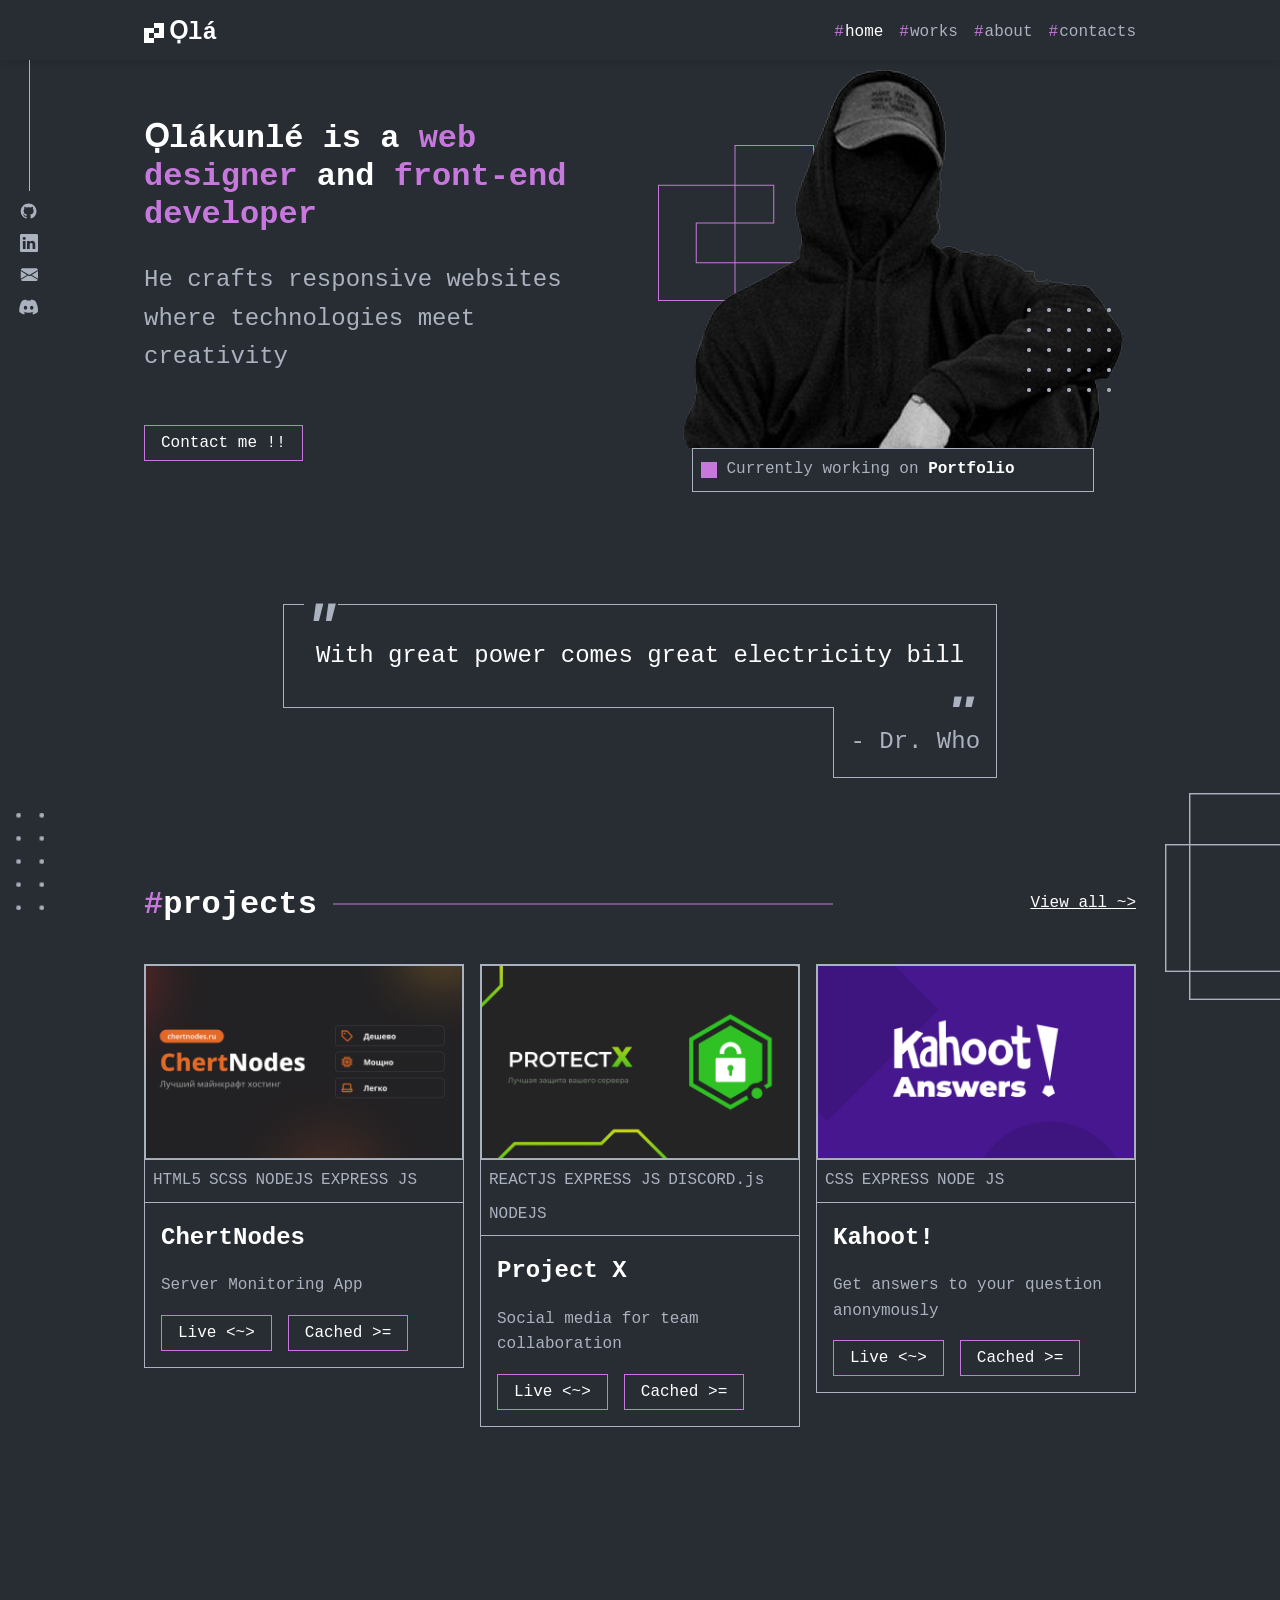
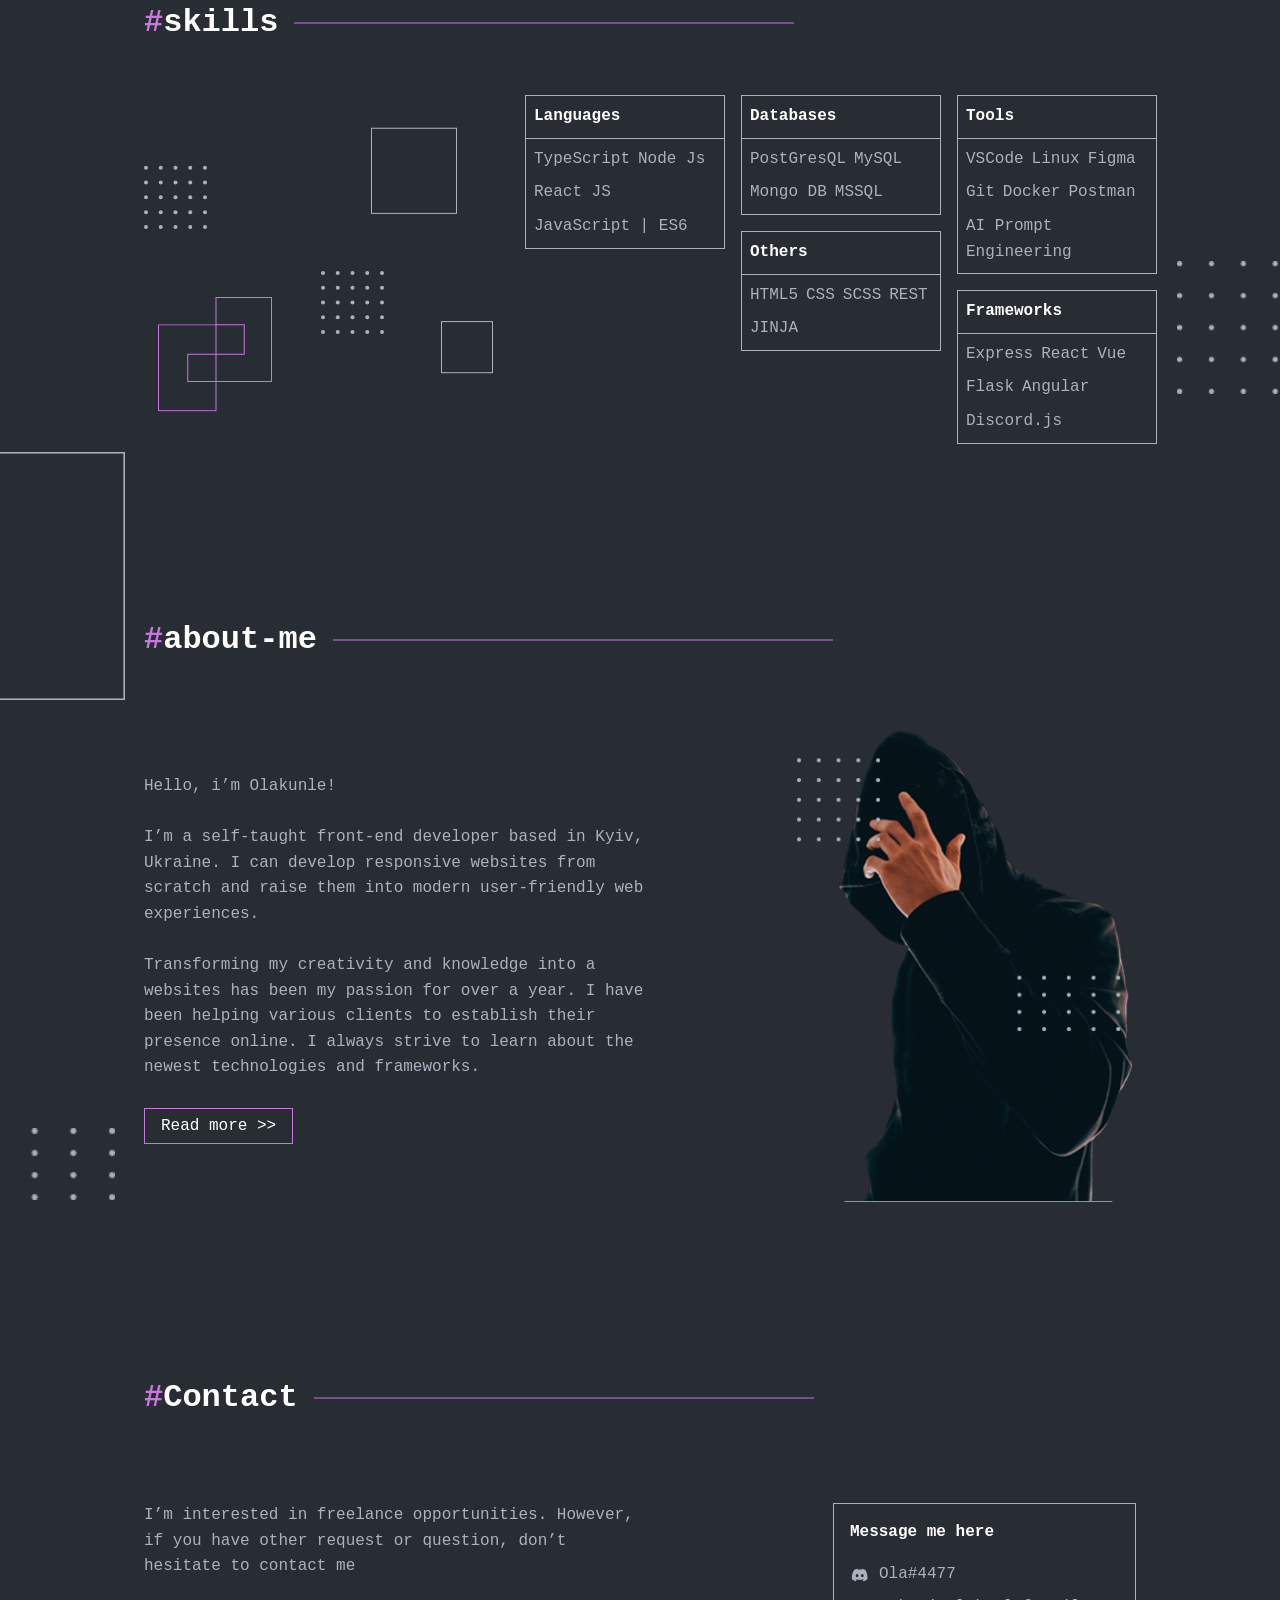
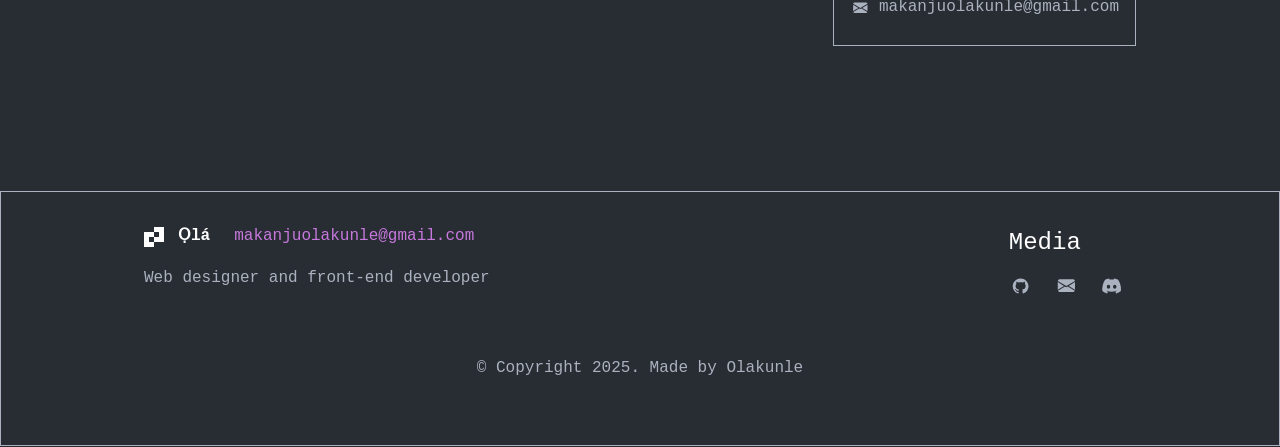
<file: index.html>
<!DOCTYPE html>
<html lang="en">
<head>
    <meta charset="UTF-8">
    <meta name="viewport" content="width=device-width, initial-scale=1.0">
    <meta name="description" content="Ọlá - Web designer and front-end developer portfolio">
    <title>Portfolio - Ọlá</title>
    <link rel="stylesheet" href="global.css" />
    <link rel="stylesheet" href="theme.css" />
    <link rel="stylesheet" href="style.css" />
</head>
<body>
    <header>
        <nav class="navbar">
            <div class="logo-wrapper">
                <img src="assets/logo.svg" alt="website-logo" class="logo-img"/>
                <h1 class="logo">Ọlá</h1>
            </div>
            <ul class="nav-list" role="navigation" aria-label="Main navigation">
                <li class="nav-item"><a href="index.html" class="nav-link" aria-current="page">home</a></li>
                <li class="nav-item"><a href="works.html" class="nav-link">works</a></li>
                <li class="nav-item"><a href="about.html" class="nav-link">about</a></li>
                <li class="nav-item"><a href="contacts.html" class="nav-link">contacts</a></li>
            </ul>
        </nav>
    </header>

    <aside class="social-links" aria-label="Social media links">
        <div class="social-links-line" aria-hidden="true"></div>
        <ul>
            <li><a href="https://github.com/Macrichie" target="_blank" rel="noopener noreferrer" aria-label="Visit GitHub profile"><img src="assets/Github.svg" alt="Github icon" /></a></li>
            <li><a href="https://linkedin.com" target="_blank" rel="noopener noreferrer" aria-label="Visit LinkedIn profile"><img src="assets/Linkedin.svg" alt="LinkedIn icon" /></a></li>
            <li><a href="mailto:makanjuolakunle@gmail.com" aria-label="Send email"><img src="assets/Email.svg" alt="Email icon" /></a></li>
            <li><a href="https://discord.com" target="_blank" rel="noopener noreferrer" aria-label="Visit Discord profile"><img src="assets/Discord.svg" alt="Discord icon" /></a></li>
        </ul>
    </aside>

    <img src="assets/home1.png" alt="dots" class="front-image">
    <img src="assets/home2.png" alt="dots" class="front-image2">
    <img src="assets/home3.png" alt="dots" class="front-image3">
    <img src="assets/home4.png" alt="dots" class="front-image4">
    <img src="assets/home5.png" alt="dots" class="front-image5">
    <img src="assets/home6.png" alt="dots" class="front-image6">
    <main>
        <div class="main-container">
            <section class="hero">
                <div class="hero-content">
                    <h2>Ọlákunlé is a <span>web designer</span> and <span>front-end developer</span></h2>
                    <p>He crafts responsive websites where technologies meet creativity</p>
                    <a href="contacts.html"><button class="contact-button">Contact me !!</button></a>
                </div>
                <div class="hero-image">
                    <img src="assets/person.png" alt="photo of an anonymous web developer" />
                    <div class="portfolio-note-wrapper">
                        <div class="purple-square"></div>
                        <p class="portfolio-note">Currently working on <span>Portfolio</span></p>
                    </div>
                </div>
            </section>
            <section class="quote" aria-label="Quote">
                <blockquote cite="https://example.com">With great power comes great electricity bill</blockquote>
                <figcaption>- Dr. Who</figcaption>
            </section>
            <section class="projects">
                <div class="section-header">
                    <h2>projects</h2>
                    <a href="works.html" class="projects-link">View all ~></a>
                </div>
                <div class="project-cards">
                    <div class="project-card">
                        <img src="assets/pro2.png" alt="image of project" />
                        <ul>
                            <li>HTML5</li>
                            <li>SCSS</li>
                            <li>NODEJS</li>
                            <li>EXPRESS JS</li>
                        </ul>
                        <div class="project-info">
                            <h3>ChertNodes</h3>
                            <p>Server Monitoring App</p>
                            <div class="project-links">
                                <button><a href="#" target="_blank" rel="noopener noreferrer">Live <~> </a></button>
                                <button><a href="#" target="_blank" rel="noopener noreferrer">Cached >= </a></button>
                            </div>
                        </div>
                    </div>
                    <div class="project-card">
                        <img src="assets/pro3.png" alt="image of project" />
                        <ul>
                            <li>REACTJS</li>
                            <li>EXPRESS JS</li>
                            <li>DISCORD.js</li>
                            <li>NODEJS</li>
                        </ul>
                        <div class="project-info">
                            <h3>Project X</h3>
                            <p>Social media for team collaboration</p>
                            <div class="project-links">
                                <button><a href="#" target="_blank" rel="noopener noreferrer">Live <~> </a></button>
                                <button><a href="#" target="_blank" rel="noopener noreferrer">Cached >= </a></button>
                            </div>
                        </div>
                    </div>
                    <div class="project-card">
                        <img src="assets/pro1.png" alt="image of project" />
                        <ul>
                            <li>CSS</li>
                            <li>EXPRESS</li>
                            <li>NODE JS</li>
                        </ul>
                        <div class="project-info">
                            <h3>Kahoot!</h3>
                            <p>Get answers to your question anonymously</p>
                            <div class="project-links">
                                <button><a href="#" target="_blank" rel="noopener noreferrer">Live <~> </a></button>
                                <button><a href="#" target="_blank" rel="noopener noreferrer">Cached >= </a></button>
                            </div>
                        </div>
                    </div>
                </div>
            </section>
            <section class="skills">
                <div class="section-header">
                    <h2>skills</h2>
                </div>
                <div class="skills-content">
                    <img src="assets/skills.svg" alt="Illustration image of skills" />
                    <div class="skills-cards">
                        <div class="skill-group">
                            <div class="skill-category">
                                <h4>Languages</h4>
                                <ul>
                                    <li>TypeScript</li>
                                    <li>Node Js</li>
                                    <li>React JS</li>
                                    <li>JavaScript | ES6</li>
                                </ul>
                            </div>
                        </div>
                        <div class="skill-group">
                            <div class="skill-category">
                                <h4>Databases</h4>
                                <ul>
                                    <li>PostGresQL</li>
                                    <li>MySQL</li>
                                    <li>Mongo DB</li>
                                    <li>MSSQL</li>
                                </ul>
                            </div>
                            <div class="skill-category">
                                <h4>Others</h4>
                                <ul>
                                    <li>HTML5</li>
                                    <li>CSS</li>
                                    <li>SCSS</li>
                                    <li>REST</li>
                                    <li>JINJA</li>
                                </ul>
                            </div>
                        </div>
                        <div class="skill-group">
                            <div class="skill-category">
                                <h4>Tools</h4>
                                <ul>
                                    <li>VSCode</li>
                                    <li>Linux</li>
                                    <li>Figma</li>
                                    <li>Git</li>
                                    <li>Docker</li>
                                    <li>Postman</li>
                                    <li>AI Prompt Engineering</li>
                                </ul>
                            </div>
                            <div class="skill-category">
                                <h4>Frameworks</h4>
                                <ul>
                                    <li>Express</li>
                                    <li>React</li>
                                    <li>Vue</li>
                                    <li>Flask</li>
                                    <li>Angular</li>
                                    <li>Discord.js</li>
                                </ul>
                            </div>
                        </div>
                    </div>
                </div>
            </section>
            <section class="about">
                <div class="section-header">
                    <h2>about-me</h2>
                </div>
                <div class="about-content">
                    <div class="about-text">
                        <p>Hello, i’m Olakunle!
                        <br><br>
                        I’m a self-taught front-end developer based in Kyiv, Ukraine. I can develop responsive websites from scratch and raise them into modern user-friendly web experiences. 
                        <br><br>
                        Transforming my creativity and knowledge into a websites has been my passion for over a year. I have been helping various clients to establish their presence online. I always strive to learn about the newest technologies and frameworks.
                        </p>
                        <a href="about.html"><button>Read more >> </button></a>
                    </div>
                    <img src="assets/about.png" alt="dev image" />
                </div>
            </section>
            <section class="contacts">
                <div class="section-header">
                    <h2>Contact</h2>
                </div> 
                <div class="contact-content">
                    <p>I’m interested in freelance opportunities. However, if you have other request or question, don’t hesitate to contact me</p>
                    <div class="contacts-card">
                        <h4>Message me here</h4>
                        <div class="contact">
                            <img src="assets/Discord.svg" alt="discord icon" />
                            <span>Ola#4477</span>
                        </div>
                        <div class="contact">
                            <img src="assets/Email.svg" alt="email icon" />
                            <span>makanjuolakunle@gmail.com</span>
                        </div>
                    </div>
                </div>               
            </section>
        </div>
    </main>
    <footer>
        <div class="footer-container">
            <div class="footer-content">
                <div class="footer-info">
                    <div class="footer-logo-wrapper">
                        <div class="footer-logo">
                            <img src="assets/logo.svg" alt="site logo" class="logo-img" />
                            <h4>Ọlá</h4>
                        </div>
                        <a href="mailto:makanjuolakunle@gmail.com">makanjuolakunle@gmail.com</a>
                    </div>
                    <p>Web designer and front-end developer</p>
                </div>
                <div class="footer-media">
                    <h3>Media</h3>
                    <a href="https://github.com/Macrichie"><img src="assets/Github.svg" alt="github image" /></a>
                    <a href="mailto:makanjuolakunle@gmail.com"><img src="assets/Email.svg" alt="email image" /></a>
                    <a href="https://discord.com/Ola#4477"><img src="assets/Discord.svg" alt="discord image" /></a>
                </div>
            </div>
            <p class="copyright">© Copyright 2025. Made by Olakunle</p>
        </div>
    </footer>
</body>
</html>
</file>
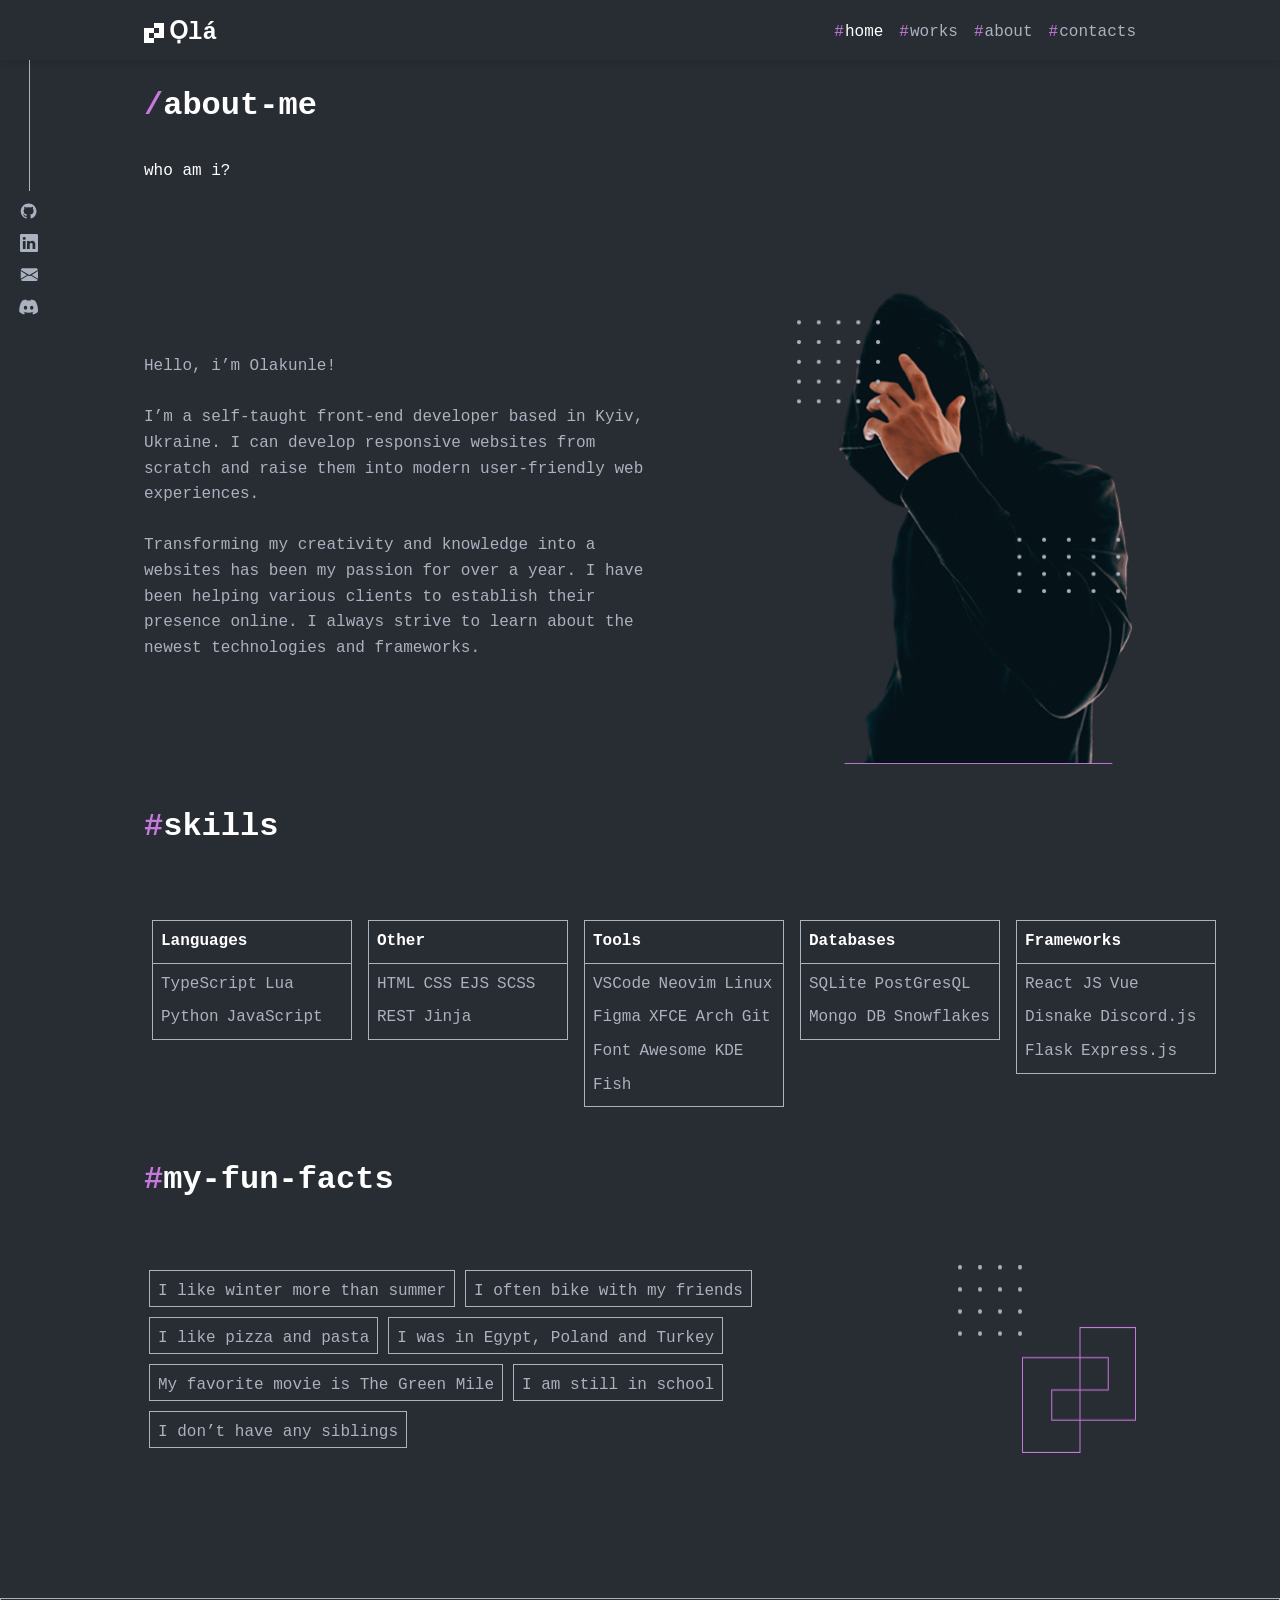
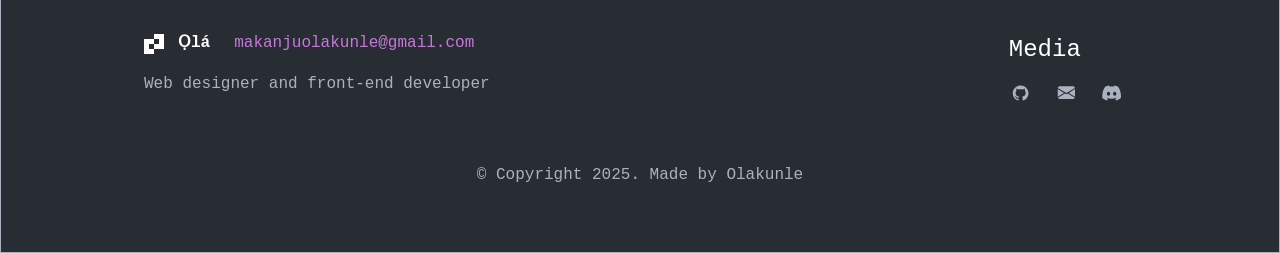
<file: about.html>
<!DOCTYPE html>
<html lang="en">
<head>
    <meta charset="UTF-8">
    <meta name="viewport" content="width=device-width, initial-scale=1.0">
    <title>My Projects</title>
    <link rel="stylesheet" href="global.css" />
    <link rel="stylesheet" href="theme.css" />
    <link rel="stylesheet" href="style.css" />
</head>
<body>
    <header>
        <nav class="navbar">
            <div class="logo-wrapper">
                <img src="assets/logo.svg" alt="website-logo" class="logo-img"/>
                <h1 class="logo">Ọlá</h1>
            </div>
            <ul class="nav-list">
                <li class="nav-item"><a href="index.html" class="nav-link">home</a></li>
                <li class="nav-item"><a href="works.html" class="nav-link">works</a></li>
                <li class="nav-item"><a href="about.html" class="nav-link">about</a></li>
                <li class="nav-item"><a href="contacts.html" class="nav-link">contacts</a></li>
            </ul>
        </nav>
    </header>
    <div class="social-links">
        <div class="social-links-line"></div>
        <ul>
            <li><a href="#"><img src="assets/Github.svg" alt="Github icon" /></a></li>
            <li><a href="#"><img src="assets/Linkedin.svg" alt="Github icon" /></a></li>
            <li><a href="#"><img src="assets/Email.svg" alt="Github icon" /></a></li>
            <li><a href="#"><img src="assets/Discord.svg" alt="Discord icon" /></a></li>
        </ul>
    </div>
    <main>
        <div class="about-main-container">
            <section class="projects">
                <div class="works">
                    <h2>about-me</h2>
                    <p>who am i?</p>
                </div>
            </section>
            <section class="about">
                <div class="about-content">
                    <div class="about-text">
                        <p>Hello, i’m Olakunle!
                        <br><br>
                        I’m a self-taught front-end developer based in Kyiv, Ukraine. I can develop responsive websites from scratch and raise them into modern user-friendly web experiences. 
                        <br><br>
                        Transforming my creativity and knowledge into a websites has been my passion for over a year. I have been helping various clients to establish their presence online. I always strive to learn about the newest technologies and frameworks.
                        </p>
                    </div>
                    <img src="assets/about.png" alt="dev image" />
                </div>
            </section>
            <section class="skills">
                <div class="completed-projects-header">
                    <h2>skills</h2>
                </div>
                <div class="about-skills-content">
                    <div class="about-skills-cards">
                        <div class="skill-group">
                            <div class="about-skill-category">
                                <h4>Languages</h4>
                                <ul>
                                    <li>TypeScript</li>
                                    <li>Lua</li>
                                    <li>Python</li>
                                    <li>JavaScript</li>
                                </ul>
                            </div>
                        </div>
                        <div class="skill-group">
                            <div class="about-skill-category">
                                <h4>Other</h4>
                                <ul>
                                    <li>HTML</li>
                                    <li>CSS</li>
                                    <li>EJS</li>
                                    <li>SCSS</li>
                                    <li>REST</li>
                                    <li>Jinja</li>
                                </ul>
                            </div>
                        </div>
                        <div class="skill-group">
                            <div class="about-skill-category">
                                <h4>Tools</h4>
                                <ul>
                                    <li>VSCode</li>
                                    <li>Neovim</li>
                                    <li>Linux</li>
                                    <li>Figma</li>
                                    <li>XFCE</li>
                                    <li>Arch</li>
                                    <li>Git</li>
                                    <li>Font</li>
                                    <li>Awesome</li>
                                    <li>KDE</li>
                                    <li>Fish</li>
                                </ul>
                            </div>
                        </div>
                        <div class="skill-group">
                            <div class="about-skill-category">
                                <h4>Databases</h4>
                                <ul>
                                    <li>SQLite</li>
                                    <li>PostGresQL</li>
                                    <li>Mongo DB</li>
                                    <li>Snowflakes</li>
                                </ul>
                            </div>
                        </div>
                        <div class="skill-group">
                            <div class="about-skill-category">
                                <h4>Frameworks</h4>
                                <ul>
                                    <li>React JS</li>
                                    <li>Vue</li>
                                    <li>Disnake</li>
                                    <li>Discord.js</li>
                                    <li>Flask</li>
                                    <li>Express.js</li>
                                </ul>
                            </div>
                        </div>
                    </div>
                </div>
                <div class="completed-projects-header">
                    <h2>my-fun-facts</h2>
                </div>
                <div class="about-funfacts-section">
                    <div class="about-funfacts-cards">
                        <div class="about-fun-facts">
                            <p>I like winter more than summer</p>
                        </div>
                        <div class="about-fun-facts">
                            <p>I often bike with my friends</p>
                        </div>
                        <div class="about-fun-facts">
                            <p>I like pizza and pasta</p>
                        </div>
                        <div class="about-fun-facts">
                            <p>I was in Egypt, Poland and Turkey</p>
                        </div>
                        <div class="about-fun-facts">
                            <p>My favorite movie is The Green Mile</p>
                        </div>
                        <div class="about-fun-facts">
                            <p>I am still in school</p>
                        </div>
                        <div class="about-fun-facts">
                            <p>I don’t have any siblings</p>
                        </div>
                    </div>
                    <img src="assets/fun-facts.png" alt="square image" >
                </div>
            </section>
        </div>
    </main>
    <footer>
        <div class="footer-container">
            <div class="footer-content">
                <div class="footer-info">
                    <div class="footer-logo-wrapper">
                        <div class="footer-logo">
                            <img src="assets/logo.svg" alt="site logo" class="logo-img" />
                            <h4>Ọlá</h4>
                        </div>
                        <a href="mailto:makanjuolakunle@gmail.com">makanjuolakunle@gmail.com</a>
                    </div>
                    <p>Web designer and front-end developer</p>
                </div>
                <div class="footer-media">
                    <h3>Media</h3>
                    <a href="https://github.com/Macrichie"><img src="assets/Github.svg" alt="github image" /></a>
                    <a href="mailto:makanjuolakunle@gmail.com"><img src="assets/Email.svg" alt="email image" /></a>
                    <a href="https://discord.com/Ola#4477"><img src="assets/Discord.svg" alt="discord image" /></a>
                </div>
            </div>
            <p class="copyright">© Copyright 2025. Made by Olakunle</p>
        </div>
    </footer>
</body>
</html>
</file>
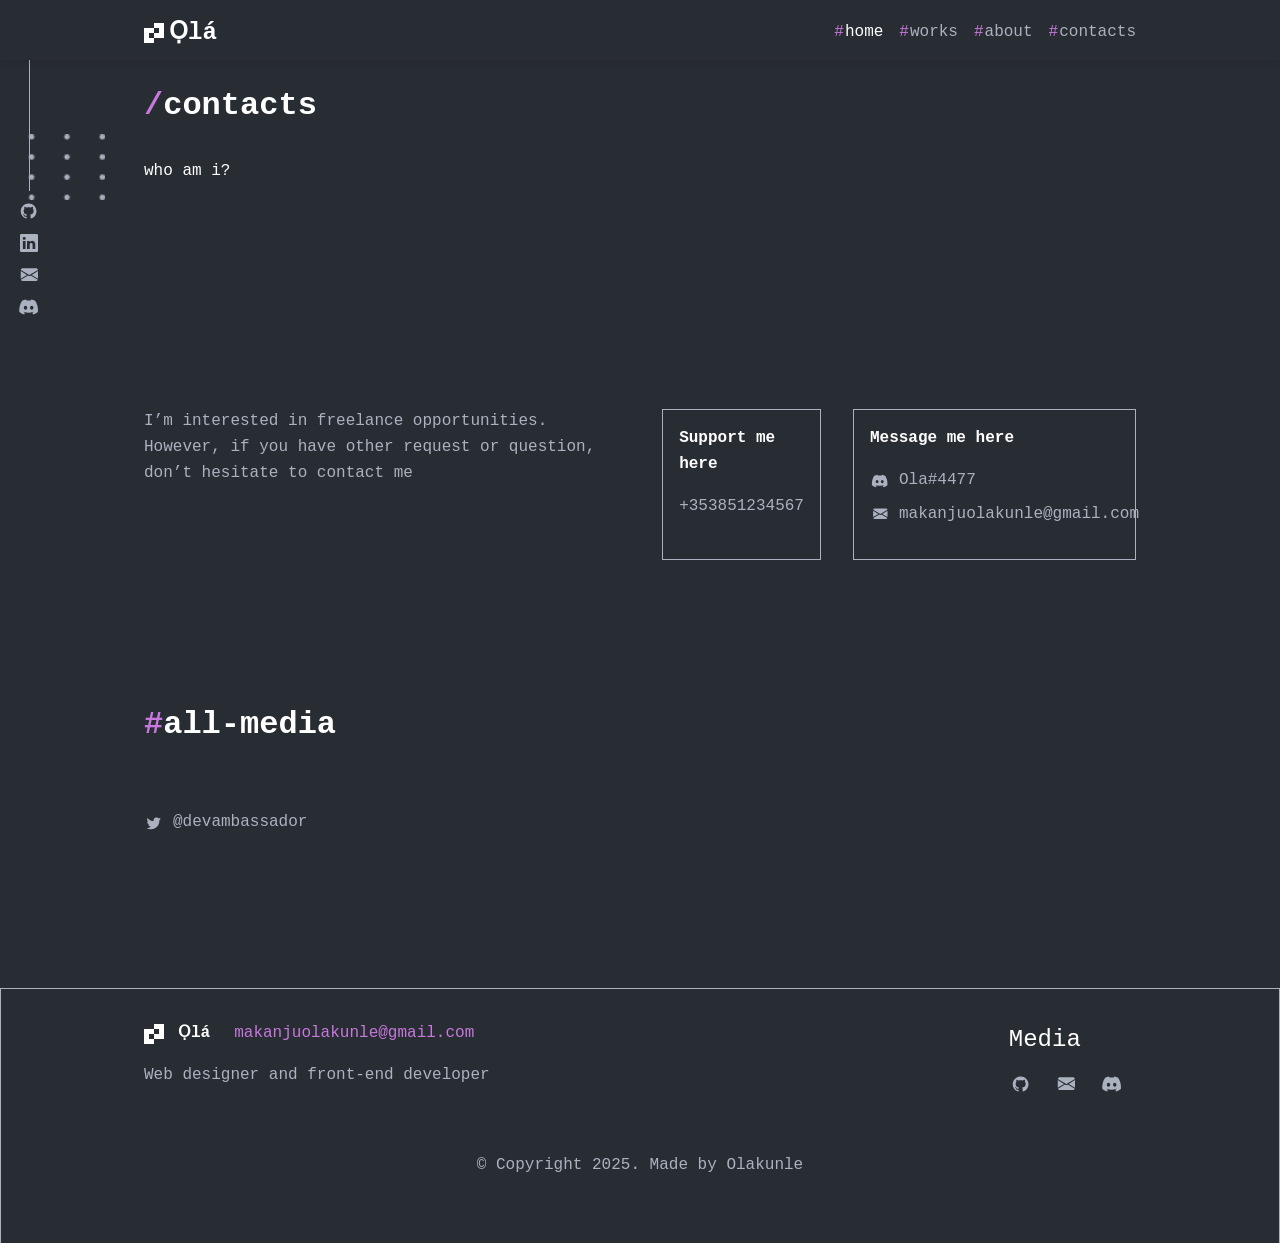
<file: contacts.html>
<!DOCTYPE html>
<html lang="en">
<head>
    <meta charset="UTF-8">
    <meta name="viewport" content="width=device-width, initial-scale=1.0">
    <title>My Projects</title>
    <link rel="stylesheet" href="global.css" />
    <link rel="stylesheet" href="theme.css" />
    <link rel="stylesheet" href="style.css" />
</head>
<body>
    <header>
        <nav class="navbar">
            <div class="logo-wrapper">
                <img src="assets/logo.svg" alt="website-logo" class="logo-img"/>
                <h1 class="logo">Ọlá</h1>
            </div>
            <ul class="nav-list">
                <li class="nav-item"><a href="index.html" class="nav-link">home</a></li>
                <li class="nav-item"><a href="works.html" class="nav-link">works</a></li>
                <li class="nav-item"><a href="about.html" class="nav-link">about</a></li>
                <li class="nav-item"><a href="contacts.html" class="nav-link">contacts</a></li>
            </ul>
        </nav>
    </header>
    <div class="social-links">
        <div class="social-links-line"></div>
        <ul>
            <li><a href="#"><img src="assets/Github.svg" alt="Github icon" /></a></li>
            <li><a href="#"><img src="assets/Linkedin.svg" alt="Github icon" /></a></li>
            <li><a href="#"><img src="assets/Email.svg" alt="Github icon" /></a></li>
            <li><a href="#"><img src="assets/Discord.svg" alt="Discord icon" /></a></li>
        </ul>
    </div>
    <img src="assets/home3.png" alt="dots" class="front-contacts-image3">
    <main>
        <div class="main-container">
            <section class="projects">
                <div class="works">
                    <h2>contacts</h2>
                    <p>who am i?</p>
                </div>
            </section>
            <section class="about">
                <div class="contact-content">
                    <p>I’m interested in freelance opportunities. However, if you have other request or question, don’t hesitate to contact me</p>
                    <div class="contacts-card">
                        <h4>Support me here</h4>
                        <div class="contact">
                            <p>+353851234567</p>
                        </div>
                    </div>
                    <div class="contacts-card">
                        <h4>Message me here</h4>
                        <div class="contact">
                            <img src="assets/Discord.svg" alt="discord icon" />
                            <span>Ola#4477</span>
                        </div>
                        <div class="contact">
                            <img src="assets/Email.svg" alt="email icon" />
                            <span>makanjuolakunle@gmail.com</span>
                        </div>
                    </div>
                </div>
            </section>
            <section class="skills">
                <div class="completed-projects-header">
                    <h2>all-media</h2>
                </div>
                <div class="contact">
                    <img src="assets/Twitter.svg" alt="twitter icon" />
                    <span>@devambassador</span>
                </div>
            </section>
        </div>
    </main>
    <footer>
        <div class="footer-container">
            <div class="footer-content">
                <div class="footer-info">
                    <div class="footer-logo-wrapper">
                        <div class="footer-logo">
                            <img src="assets/logo.svg" alt="site logo" class="logo-img" />
                            <h4>Ọlá</h4>
                        </div>
                        <a href="mailto:makanjuolakunle@gmail.com">makanjuolakunle@gmail.com</a>
                    </div>
                    <p>Web designer and front-end developer</p>
                </div>
                <div class="footer-media">
                    <h3>Media</h3>
                    <a href="https://github.com/Macrichie"><img src="assets/Github.svg" alt="github image" /></a>
                    <a href="mailto:makanjuolakunle@gmail.com"><img src="assets/Email.svg" alt="email image" /></a>
                    <a href="https://discord.com/Ola#4477"><img src="assets/Discord.svg" alt="discord image" /></a>
                </div>
            </div>
            <p class="copyright">© Copyright 2025. Made by Olakunle</p>
        </div>
    </footer>
</body>
</html>
</file>
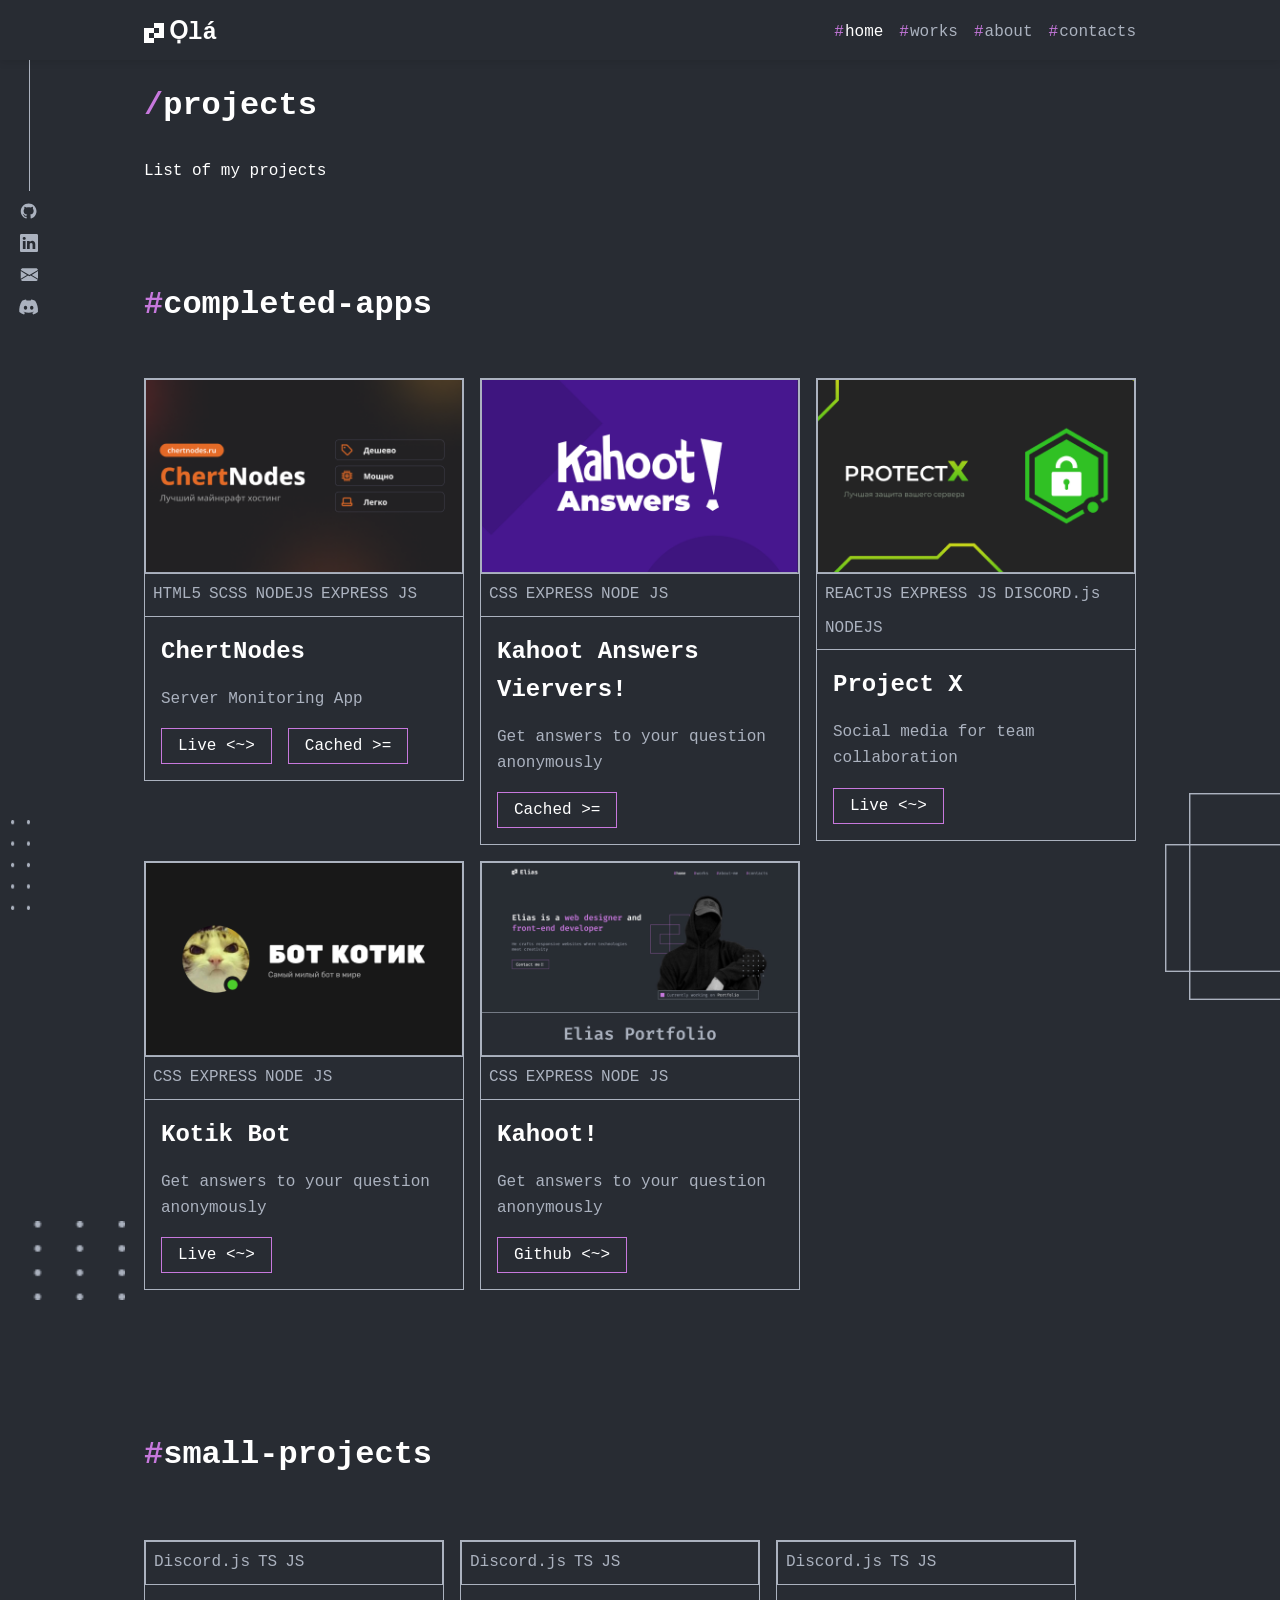
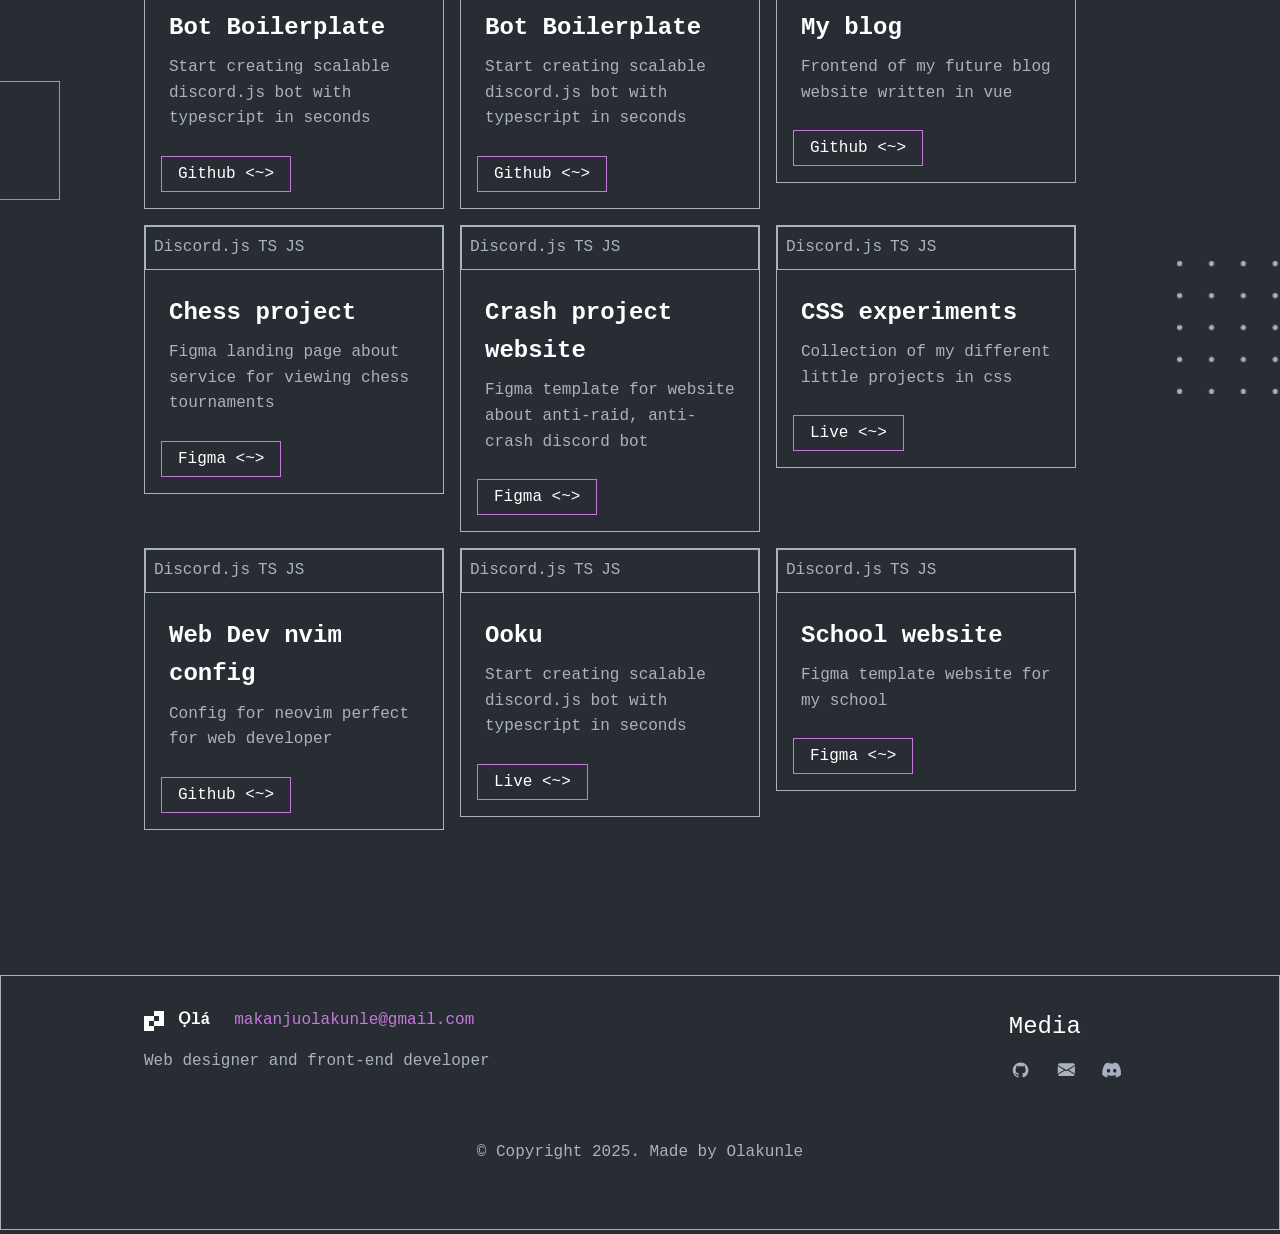
<file: works.html>
<!DOCTYPE html>
<html lang="en">
<head>
    <meta charset="UTF-8">
    <meta name="viewport" content="width=device-width, initial-scale=1.0">
    <title>My Projects</title>
    <link rel="stylesheet" href="global.css" />
    <link rel="stylesheet" href="theme.css" />
    <link rel="stylesheet" href="style.css" />
</head>
<body>
    <header>
        <nav class="navbar">
            <div class="logo-wrapper">
                <img src="assets/logo.svg" alt="website-logo" class="logo-img"/>
                <h1 class="logo">Ọlá</h1>
            </div>
            <ul class="nav-list">
                <li class="nav-item"><a href="index.html" class="nav-link">home</a></li>
                <li class="nav-item"><a href="works.html" class="nav-link">works</a></li>
                <li class="nav-item"><a href="about.html" class="nav-link">about</a></li>
                <li class="nav-item"><a href="contacts.html" class="nav-link">contacts</a></li>
            </ul>
        </nav>
    </header>
    <div class="social-links">
        <div class="social-links-line"></div>
        <ul>
            <li><a href="#"><img src="assets/Github.svg" alt="Github icon" /></a></li>
            <li><a href="#"><img src="assets/Linkedin.svg" alt="Github icon" /></a></li>
            <li><a href="#"><img src="assets/Email.svg" alt="Github icon" /></a></li>
            <li><a href="#"><img src="assets/Discord.svg" alt="Discord icon" /></a></li>
        </ul>
    </div>
    <img src="assets/home1.png" alt="dots" class="front-works-image">
    <img src="assets/home2.png" alt="dots" class="front-works-image2">
    <img src="assets/home3.png" alt="dots" class="front-works-image3">
    <img src="assets/home4.png" alt="dots" class="front-image4">
    <img src="assets/home5.png" alt="dots" class="front-image5">
    <img src="assets/home6.png" alt="dots" class="front-image6">
    <main>
        <div class="main-container">
            <section class="projects">
                <div class="works">
                    <h2>projects</h2>
                    <p>List of my projects</p>
                </div>
                <div class="completed-projects-header">
                    <h2>completed-apps</h2>
                </div>
                <div class="project-cards">
                    <div class="project-card">
                        <img src="assets/pro2.png" alt="image of project" />
                        <ul>
                            <li>HTML5</li>
                            <li>SCSS</li>
                            <li>NODEJS</li>
                            <li>EXPRESS JS</li>
                        </ul>
                        <div class="project-info">
                            <h3>ChertNodes</h3>
                            <p>Server Monitoring App</p>
                            <div class="project-links">
                                <button><a>Live <~> </a></button>
                                <button><a>Cached >= </a></button>
                            </div>
                        </div>
                    </div>
                    <div class="project-card">
                        <img src="assets/pro1.png" alt="image of project" />
                        <ul>
                            <li>CSS</li>
                            <li>EXPRESS</li>
                            <li>NODE JS</li>
                        </ul>
                        <div class="project-info">
                            <h3>Kahoot Answers Viervers!</h3>
                            <p>Get answers to your question anonymously</p>
                            <div class="project-links">
                                <button><a>Cached >= </a></button>
                            </div>
                        </div>
                    </div>
                    <div class="project-card">
                        <img src="assets/pro3.png" alt="image of project" />
                        <ul>
                            <li>REACTJS</li>
                            <li>EXPRESS JS</li>
                            <li>DISCORD.js</li>
                            <li>NODEJS</li>
                        </ul>
                        <div class="project-info">
                            <h3>Project X</h3>
                            <p>Social media for team collaboration</p>
                            <div class="project-links">
                                <button><a>Live <~> </a></button>
                            </div>
                        </div>
                    </div>
                    <div class="project-card">
                        <img src="assets/bot.png" alt="image of bot project" />
                        <ul>
                            <li>CSS</li>
                            <li>EXPRESS</li>
                            <li>NODE JS</li>
                        </ul>
                        <div class="project-info">
                            <h3>Kotik Bot</h3>
                            <p>Get answers to your question anonymously</p>
                            <div class="project-links">
                                <button><a>Live <~> </a></button>
                            </div>
                        </div>
                    </div>
                    <div class="project-card">
                        <img src="assets/portfolio.png" alt="image of portfolio project" />
                        <ul>
                            <li>CSS</li>
                            <li>EXPRESS</li>
                            <li>NODE JS</li>
                        </ul>
                        <div class="project-info">
                            <h3>Kahoot!</h3>
                            <p>Get answers to your question anonymously</p>
                            <div class="project-links">
                                <button><a href="#">Github <~> </a></button>
                            </div>
                        </div>
                    </div>
                </div>
            </section>
            <section class="skills">
                <div class="completed-projects-header">
                    <h2>small-projects</h2>
                </div>
                <div class="skills-content">
                    <div class="small-skills-cards">
                        <div class="skill-group">
                            <div class="skill-category">
                                <div class="small-category">
                                    <ul>
                                        <li>Discord.js</li>
                                        <li>TS</li>
                                        <li>JS</li>
                                    </ul>
                                </div>
                                <div class="small-category-header">
                                    <h3>Bot Boilerplate</h3>
                                    <p>Start creating scalable discord.js bot with typescript in seconds</p>
                                </div>
                                <div class="project-links-button">
                                    <button><a href="#">Github <~> </a></button>
                                </div>
                            </div>
                        </div>
                        <div class="skill-group">
                            <div class="skill-category">
                                <div class="small-category">
                                    <ul>
                                        <li>Discord.js</li>
                                        <li>TS</li>
                                        <li>JS</li>
                                    </ul>
                                </div>
                                <div class="small-category-header">
                                    <h3>Bot Boilerplate</h3>
                                    <p>Start creating scalable discord.js bot with typescript in seconds</p>
                                </div>
                                <div class="project-links-button">
                                    <button><a href="#">Github <~> </a></button>
                                </div>
                            </div>
                        </div>
                        <div class="skill-group">
                            <div class="skill-category">
                                <div class="small-category">
                                    <ul>
                                        <li>Discord.js</li>
                                        <li>TS</li>
                                        <li>JS</li>
                                    </ul>
                                </div>
                                <div class="small-category-header">
                                    <h3>My blog</h3>
                                    <p>Frontend of my future blog website written in vue</p>
                                </div>
                                <div class="project-links-button">
                                    <button><a href="#">Github <~> </a></button>
                                </div>
                            </div>
                        </div>
                        <div class="skill-group">
                            <div class="skill-category">
                                <div class="small-category">
                                    <ul>
                                        <li>Discord.js</li>
                                        <li>TS</li>
                                        <li>JS</li>
                                    </ul>
                                </div>
                                <div class="small-category-header">
                                    <h3>Chess project</h3>
                                    <p>Figma landing page about service for viewing chess tournaments</p>
                                </div>
                                <div class="project-links-button">
                                    <button><a href="#">Figma <~> </a></button>
                                </div>
                            </div>
                        </div>
                        <div class="skill-group">
                            <div class="skill-category">
                                <div class="small-category">
                                    <ul>
                                        <li>Discord.js</li>
                                        <li>TS</li>
                                        <li>JS</li>
                                    </ul>
                                </div>
                                <div class="small-category-header">
                                    <h3>Crash project website</h3>
                                    <p>Figma template for website about anti-raid, anti-crash discord bot</p>
                                </div>
                                <div class="project-links-button">
                                    <button><a href="#">Figma <~> </a></button>
                                </div>
                            </div>
                        </div>
                        <div class="skill-group">
                            <div class="skill-category">
                                <div class="small-category">
                                    <ul>
                                        <li>Discord.js</li>
                                        <li>TS</li>
                                        <li>JS</li>
                                    </ul>
                                </div>
                                <div class="small-category-header">
                                    <h3>CSS experiments</h3>
                                    <p>Collection of my different little projects in css</p>
                                </div>
                                <div class="project-links-button">
                                    <button><a href="#">Live <~> </a></button>
                                </div>
                            </div>
                        </div>
                        <div class="skill-group">
                            <div class="skill-category">
                                <div class="small-category">
                                    <ul>
                                        <li>Discord.js</li>
                                        <li>TS</li>
                                        <li>JS</li>
                                    </ul>
                                </div>
                                <div class="small-category-header">
                                    <h3>Web Dev nvim config</h3>
                                    <p>Config for neovim perfect for web developer</p>
                                </div>
                                <div class="project-links-button">
                                    <button><a href="#">Github <~> </a></button>
                                </div>
                            </div>
                        </div>
                        <div class="skill-group">
                            <div class="skill-category">
                                <div class="small-category">
                                    <ul>
                                        <li>Discord.js</li>
                                        <li>TS</li>
                                        <li>JS</li>
                                    </ul>
                                </div>
                                <div class="small-category-header">
                                    <h3>Ooku</h3>
                                    <p>Start creating scalable discord.js bot with typescript in seconds</p>
                                </div>
                                <div class="project-links-button">
                                    <button><a href="#">Live <~> </a></button>
                                </div>
                            </div>
                        </div>
                        <div class="skill-group">
                            <div class="skill-category">
                                <div class="small-category">
                                    <ul>
                                        <li>Discord.js</li>
                                        <li>TS</li>
                                        <li>JS</li>
                                    </ul>
                                </div>
                                <div class="small-category-header">
                                    <h3>School website</h3>
                                    <p>Figma template website for my school</p>
                                </div>
                                <div class="project-links-button">
                                    <button><a href="#">Figma <~> </a></button>
                                </div>
                            </div>
                        </div>
                    </div>
                </div>
            </section>
        </div>
    </main>
    <footer>
        <div class="footer-container">
            <div class="footer-content">
                <div class="footer-info">
                    <div class="footer-logo-wrapper">
                        <div class="footer-logo">
                            <img src="assets/logo.svg" alt="site logo" class="logo-img" />
                            <h4>Ọlá</h4>
                        </div>
                        <a href="mailto:makanjuolakunle@gmail.com">makanjuolakunle@gmail.com</a>
                    </div>
                    <p>Web designer and front-end developer</p>
                </div>
                <div class="footer-media">
                    <h3>Media</h3>
                    <a href="https://github.com/Macrichie"><img src="assets/Github.svg" alt="github image" /></a>
                    <a href="mailto:makanjuolakunle@gmail.com"><img src="assets/Email.svg" alt="email image" /></a>
                    <a href="https://discord.com/Ola#4477"><img src="assets/Discord.svg" alt="discord image" /></a>
                </div>
            </div>
            <p class="copyright">© Copyright 2025. Made by Olakunle</p>
        </div>
    </footer>
</body>
</html>
</file>
<file: global.css>
* {
    box-sizing: border-box;
}

body {
    font-family: "Fira Code", monospace;
    margin: 0;
    background-color: var(--background);
    color: var(--gray);
    line-height: 1.6;
}

h1, h2, h3, h4, h5, h6 {
    color: var(--white);
}

h2 {
    font-size: 32px;
}

p {
    color: var(--gray);
}

ul {
    list-style: none;
}

button {
    background-color: transparent;
    border: 1px solid var(--primary);
    color: var(--white);
    padding: 8px 16px;
    cursor: pointer;
    transition: all 0.3s ease;
    font-family: "Fira Code", monospace;
    font-size: 16px;
}

button:hover {
    background-color: var(--primary);
    transform: translateY(-2px);
}

button:active {
    transform: translateY(0);
}

button:focus {
    outline: 2px solid var(--primary);
    outline-offset: 2px;
}

a { 
    color: var(--white);
    text-decoration: none;
    transition: color 0.3s ease;
}

a:hover {
    color: var(--primary);
}

a:focus {
    outline: 2px solid var(--primary);
    outline-offset: 2px;
}
</file>
<file: theme.css>
:root {
    --primary: #C778DD;
    --gray: #ABB2BF;
    --background: #282C33;
    --white: #FFFFFF;
}
</file>
<file: style.css>
header {
    position: fixed;
    top: 0;
    width: 100%;
    z-index: 100;
    background-color: var(--background);
    height: 60px;
    padding-top: 14px;
    box-shadow: 0 2px 8px rgba(0, 0, 0, 0.1);
}

.section-header {
    padding-top: 32px;
    padding-bottom: 8px;
}

.navbar {
    display: flex;
    justify-content: space-between;
    align-items: center;
    max-width: 1024px;
    margin: 0 auto;
    padding: 0 16px;
}

@media (max-width: 768px) {
    .navbar {
        flex-wrap: wrap;
    }
    
    .nav-list {
        flex-wrap: wrap;
        gap: 8px;
    }
}

.logo-wrapper {
    display: flex;
    align-items: center;
}

.logo-img {
    width: 20px;
    height: 20px;
    margin-right: 5px;
}

.logo {
    margin: 0;
    font-size: 24px;
}

.nav-list {
    margin: 0;
    padding: 0;
    display: flex;
    gap: 16px;
}

/* .nav-item {
    margin: 0 16px;
} */

.nav-link {
    color: var(--gray);
    text-decoration: none;
    transition: color 0.3s ease;
    position: relative;
}

.nav-link:hover {
    color: var(--white);
}

.nav-link[href="index.html"] {
    color: var(--white);
}

.nav-link::before {
    content: '#';
    color: var(--primary);
    margin-right: 1px;
}

.main-container {
    max-width: 1024px;
    margin: 0 auto;
    display: flex;
    flex-direction: column;
    gap: 112px;
    padding: 0 16px;
}

@media (max-width: 768px) {
    .main-container {
        gap: 64px;
    }
}

.hero {
    display: flex;
    justify-content: space-around;
    align-items: center;
    gap: 18px;
    margin-top: 62px;
}

@media (max-width: 768px) {
    .hero {
        flex-direction: column;
        text-align: center;
    }
    
    .hero-image {
        margin-top: 32px;
    }
}

.hero-content {
    flex: 1;
}

.hero-content h2 {
    font-size: 32px;
    line-height: 1.2;
}

@media (max-width: 768px) {
    .hero-content h2 {
        font-size: 24px;
    }
    
    .hero-content p {
        font-size: 18px;
    }
}

.hero-content span {
    color: var(--primary);
}

.hero-content p {
    font-size: 24px;
}



.hero-image {
    display: flex;
    flex-direction: column;
    align-items: center;
    flex: 1;
}

.hero-image img {
    max-width: 100%;
    height: auto;
}


.purple-square {
    width: 16px;
    height: 16px;
    background-color: var(--primary);
}

.portfolio-note-wrapper {
    display: flex;
    align-items: center;
    gap: 10px;
    border: 1px solid var(--gray);
    padding: 8px;
    width: 402px;
    max-width: 100%;
}

@media (max-width: 768px) {
    .portfolio-note-wrapper {
        width: 100%;
    }
}

.portfolio-note {
    font-size: 16px;
    margin: 0;
}

.portfolio-note span{
    color: var(--white);
    font-weight: bold;
}


/* Quote Section */

.quote {
    text-align: center;
    border: 1px solid var(--gray);
    margin: 0 auto;
    position: relative;
    max-width: 100%;
}

.quote blockquote {
    color: var(--white);
    font-size: 24px;
    padding: 32px;
    margin: 0;
}

@media (max-width: 768px) {
    .quote blockquote {
        font-size: 18px;
        padding: 24px;
    }
}

.quote blockquote::before, .quote blockquote::after {
    content: '"';
    position: absolute;
    color: var(--gray);
    font-style: italic;
    top: -20px;
    font-size: 56px;
    font-weight: bold;
    background-image: linear-gradient(var(--background), var(--background));
    background-size: 100% 45%;
    background-repeat: no-repeat;
}

.quote blockquote::before {
    top: -20px;
    left: 20px;
}

.quote blockquote::after {
    top: 73px;
    right: 20px;
}

.quote figcaption {
    position: absolute;
    color: var(--gray);
    font-size: 24px;
    padding: 16px;
    border: 1px solid var(--gray);
    border-top: none;
    right: -1px;
    background-color: var(--background);
}

@media (max-width: 768px) {
    .quote figcaption {
        position: static;
        border-top: 1px solid var(--gray);
        margin-top: 16px;
    }
}


/* Social links */

.social-links {
    position: fixed;
    display: flex;
    flex-direction: column;
    align-items: center;
    justify-content: center;
    left: 17px;
    top: 0;
    gap: 8px;
    z-index: 50;
}

@media (max-width: 768px) {
    .social-links {
        display: none;
    }
}

.social-links-line {
    width: 1px;
    height: 191px;
    background-color: var(--gray);
}

.social-links ul {
    margin: 0;
    padding: 0;
    display: flex;
    flex-direction: column;
    gap: 8px;
}

.social-links ul li a {
    display: block;
    transition: transform 0.3s ease;
}

.social-links ul li a:hover {
    transform: translateY(-3px);
}

.social-links ul li a img {
    width: 24px;
    height: 24px;
    display: block;
}

/* Home page image */
.front-image {
  position: absolute;
  bottom: -10px;      /* pushes image outside container */
  left: 0%;
  width: 44px;
  z-index: 2;
}

.front-image2 {
  position: absolute;
  bottom: -1400px;      /* pushes image outside container */
  left: 0%;
  width: 125px;
  z-index: 1;
}

.front-image3 {
  position: absolute;
  bottom: -1900px;      /* pushes image outside container */
  left: 0%;
  width: 115px;
  z-index: 1;
}

.front-image4 {
  position: absolute;
  bottom: -72px;      /* pushes image outside container */
  right: 0%;
  width: 115px;
  z-index: 1;
}

.front-image5 {
  position: absolute;
  bottom: -1094px;      /* pushes image outside container */
  right: 0%;
  width: 103px;
  z-index: 1;
}

.front-image6 {
  position: absolute;
  bottom: -100px;      /* pushes image outside container */
  right: 0%;
  width: 91px;
  z-index: 1;
}

/* works page */
.front-works-image {
  position: absolute;
  bottom: -10px;      /* pushes image outside container */
  left: 0%;
  width: 30px;
  z-index: 1;
  height: 90px;
}

.front-works-image2 {
  position: absolute;
  bottom: -900px;      /* pushes image outside container */
  left: 0%;
  width: 60px;
  height: 105;
  z-index: 1;
}

.front-works-image3 {
  position: absolute;
  bottom: -400px;      /* pushes image outside container */
  left: 0%;
  width: 125px;
  z-index: 1;
}

/* Contacts */
.front-contacts-image3 {
  position: absolute;
  bottom: 700px;      /* pushes image outside container */
  left: 0%;
  width: 105px;
  z-index: 1;
}


/* Projects Section */

.projects {
    display: flex;
    flex-direction: column;
}

.section-header {
    display: flex;
    justify-content: space-between;
    align-items: center;
}

.section-header h2 {
    position: relative;
}

.section-header h2::before {
    content: "#";
    color: var(--primary);
}

.section-header h2::after {
    content: "";
    background-color: var(--primary);
    width: 500px;
    height: 1px;
    position: absolute;
    right: -16px;
    top: 50%;
    transform: translate(100%, -50%);
    max-width: calc(100vw - 600px);
}

@media (max-width: 1200px) {
    .section-header h2::after {
        width: 300px;
    }
}

@media (max-width: 768px) {
    .section-header h2::after {
        display: none;
    }
}

.section-header a {
    color: var(--white);
    text-decoration: underline;
}

.project-cards {
    display: grid;
    grid-template-columns: repeat(3, 1fr);
    gap: 16px;
    align-items: start;
}

@media (max-width: 1024px) {
    .project-cards {
        grid-template-columns: repeat(2, 1fr);
    }
}

@media (max-width: 768px) {
    .project-cards {
        grid-template-columns: 1fr;
    }
}

.project-card {
    border: 1px solid var(--gray);
    transition: transform 0.3s ease, border-color 0.3s ease;
    background-color: var(--background);
}

.project-card:hover {
    transform: translateY(-4px);
    border-color: var(--primary);
}

.project-card img {
    border: 1px solid var(--gray);
    width: 100%;
    height: auto;
    display: block;
    object-fit: cover;
}

.project-cards ul {
    display: flex;
    flex-wrap: wrap;
    gap: 8px;
    color: var(--gray);
    border-bottom: 1px solid var(--gray);
    margin: 0;
    padding: 8px;
}

.project-info {
    padding: 16px;
    display: flex;
    flex-direction: column;
    gap: 16px;
}

.project-info h3 {
    font-size: 24px;
    margin: 0;
}

.project-info p {
    margin: 0;
}

.project-links {
    display: flex;
    gap: 16px;
}

.project-links button {
    margin: 0;
    white-space: nowrap;
}

.project-links button a {
    color: var(--white);
    text-decoration: none;
}

.contact-button {
    margin-top: 24px;
    font-size: 16px;
}

/* Skills */
.skills {
    display: flex;
    flex-direction: column;
    gap: 12px;
}

.skills-content {
    display: flex;
    justify-content: space-between;
    gap: 32px;
}

@media (max-width: 1024px) {
    .skills-content {
        flex-direction: column;
    }
    
    .skills-content img {
        max-width: 100%;
        height: auto;
    }
}

.skills-cards {
    display: flex;
    gap: 16px;
}

.skill-group {
    display: flex;
    flex-direction: column;
    gap: 16px;
}

.skill-category {
    border: 1px solid var(--gray);
    max-width: 300px;
    min-width: 200px;
    transition: border-color 0.3s ease;
}

.skill-category:hover {
    border-color: var(--primary);
}

.skill-category h4 {
    margin: 0;
    padding: 8px;
    border-bottom: 1px solid var(--gray);
    border-left: none;
    border-right: none;
    border-top: none;
}

.skill-category ul {
    display: flex;
    flex-wrap: wrap;
    padding: 8px;
    gap: 8px;
    color: var(--gray);
    margin: 0;
}

/* About section */

.about-content {
    display: flex;
    align-items: center;
    justify-content: space-between;
    gap: 32px;
}

.about-skills-cards {
    display: flex;
    flex-direction: row;
    align-content: center;
    justify-content: space-between;
    margin-right: 5px;
}

@media (max-width: 768px) {
    .about-content {
        flex-direction: column;
        text-align: center;
    }
}

.about-text {
    max-width: 515px;
}

.about-text p {
    margin-bottom: 27px;
}

.about-content img {
    max-width: 339px;
    width: 100%;
    height: auto;
    animation: upAndDownAnimation 4s ease-in-out infinite;
}

@keyframes upAndDownAnimation {
    0%, 100% {
        transform: translateY(0);
    }
    50% {
        transform: translateY(-20px);
    }
}


/* Contact section */

.contact-content {
    display: flex;
    justify-content: space-between;
    margin-top: 45px;
    gap: 32px;
}

@media (max-width: 768px) {
    .contact-content {
        flex-direction: column;
    }
}

.contact-content p {
    max-width: 505px;
    margin-top: 0;
}

.contacts-card {
    border: 1px solid var(--gray);
    padding: 16px;
    transition: border-color 0.3s ease;
}

.contacts-card:hover {
    border-color: var(--primary);
}

.contacts-card h4 {
    margin-top: 0;
    margin-bottom: 16px;
    font-weight: 600;
}

.contact {
    color: var(--gray);
    display: flex;
    gap: 9px;
    align-items: center;
    margin-bottom: 8px;
}

.contact img {
    width: 20px;
    height: 20px;
    flex-shrink: 0;
}

/* Footer section */

footer {
    border: 1px solid var(--gray);
    padding: 32px 0;
    margin-top: 145px;
}

.footer-container {
    max-width: 1024px;
    margin: 0 auto;
    padding: 0 16px;
}

@media (max-width: 768px) {
    .footer-content {
        flex-direction: column;
        gap: 24px;
    }
}

.footer-content {
    display: flex;
    justify-content: space-between;
}

.footer-logo {
    display: flex;
    align-items: center;
    gap: 9px;
}

.footer-logo h4 {
    margin: 0;
}

.footer-logo-wrapper {
    display: flex;
    align-items: center;
    gap: 24px;
}

.footer-logo-wrapper  a {
    color: var(--primary);
    transition: color 0.5s ease-in;
}

.footer-logo-wrapper  a:hover {
    color: var(--white);
    font-weight: 500;
}

.footer-media h3 {
    margin-bottom: 12px;
    margin-top: 0;
    font-size: 24px;
    font-weight: 500;
}

.footer-media a {
    display: inline-block;
    margin-right: 12px;
    transition: transform 0.3s ease;
}

.footer-media a:hover {
    transform: translateY(-3px);
}

.footer-media a img {
    width: 24px;
    height: 24px;
}

.copyright {
    text-align: center;
    margin: 48px 0 32px 0;
}


/* Works page */
.works {
    display: flex;
    flex-direction: column;
    gap: 14px;
    margin-top: 53px;
}

.works h2 {
    margin-bottom: 14px;
}

.works h2::before {
    content: "/";
    color: var(--primary);
}

.works p {
    font-size: 16px;
    color: var(--white);
    margin-top: 0;
    margin-bottom: 68px;
}

.completed-projects-header h2 {
    margin-bottom: 48px;
}

.completed-projects-header h2::before {
    content: "#";
    color: var(--primary);
}

.small-category {
    max-width: 300px;
    min-width: 200px;
}
.small-category ul {
    display: flex;
    flex-wrap: wrap;
    padding: 8px;
    gap: 8px;
    color: var(--gray);
    margin: 0;
    border: 1px solid var(--gray);
}

.small-category-header {
    margin: 16px;
    max-width: 300px;
    min-width: 200px;
}

.small-category-header h3 {
    color: var(--white);
    margin: 0;
    padding: 8px;
    font-size: 24px;
}

.small-category-header p {
    padding: 0 8px 8px 8px;
    margin: 0;
}

.project-links-button {
    margin: 16px;
    display: flex;
    justify-content: flex-start;
    align-items: center;
    gap: 16px;
}

.project-links-button button {
    margin: 0;
}

.small-skills-cards {
    display: grid;
    grid-template-columns: repeat(3, 1fr);
    gap: 16px;
    align-items: start;
}

@media (max-width: 1024px) {
    .small-skills-cards {
        grid-template-columns: repeat(2, 1fr);
    }
}

@media (max-width: 768px) {
    .small-skills-cards {
        grid-template-columns: 1fr;
    }
}


/* About Page */

.about-main-container {
    max-width: 1024px;
    margin: 0 auto;
    display: flex;
    flex-direction: column;
    gap: 10px;
    padding: 0 16px;
}

.about-skill-category {
    border: 1px solid var(--gray);
    max-width: 300px;
    min-width: 200px;
    transition: border-color 0.3s ease;
    margin: 8px;
}

.about-skill-category h4 {
    margin: 0;
    padding: 8px;
    border-bottom: 1px solid var(--gray);
    border-left: none;
    border-right: none;
    border-top: none;
}

.about-skill-category ul {
    display: flex;
    flex-wrap: wrap;
    padding: 8px;
    gap: 8px;
    color: var(--gray);
    margin: 0;
}
    
.about-funfacts-section {
    display: flex;
    justify-content: space-between;
    
}

.about-funfacts-cards {
    display: flex;
    flex-wrap: wrap;
    align-content: center;
    margin-right: 156px;
}

.about-fun-facts {
    border: 1px solid var(--gray);
    max-height: 37px;
    margin: 5px;
}

.about-fun-facts p{
    margin: 8px;
}


/* Image optimization */
img {
    max-width: 100%;
    height: auto;
}

/* Smooth scrolling */
html {
    scroll-behavior: smooth;
}

/* Focus visible for accessibility */
*:focus-visible {
    outline: 2px solid var(--primary);
    outline-offset: 2px;
}

/* Contacts */
</file>
